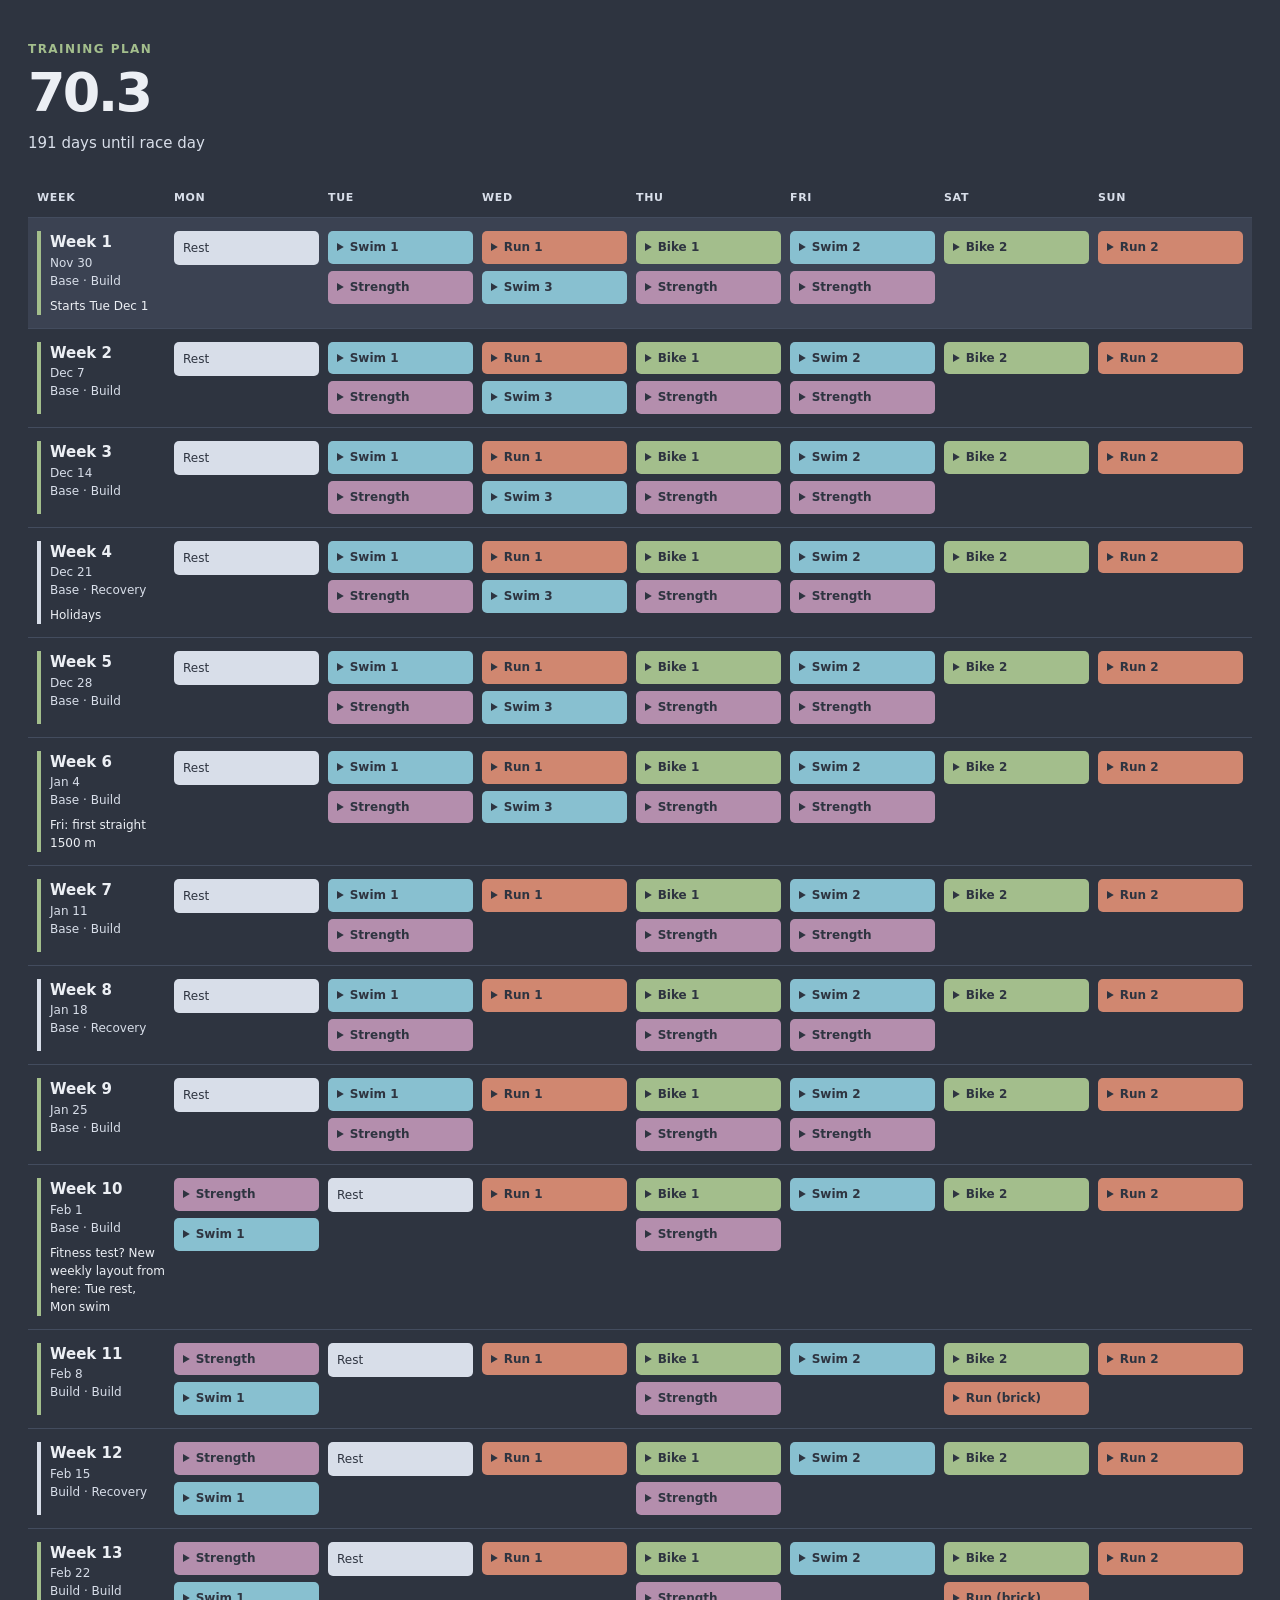
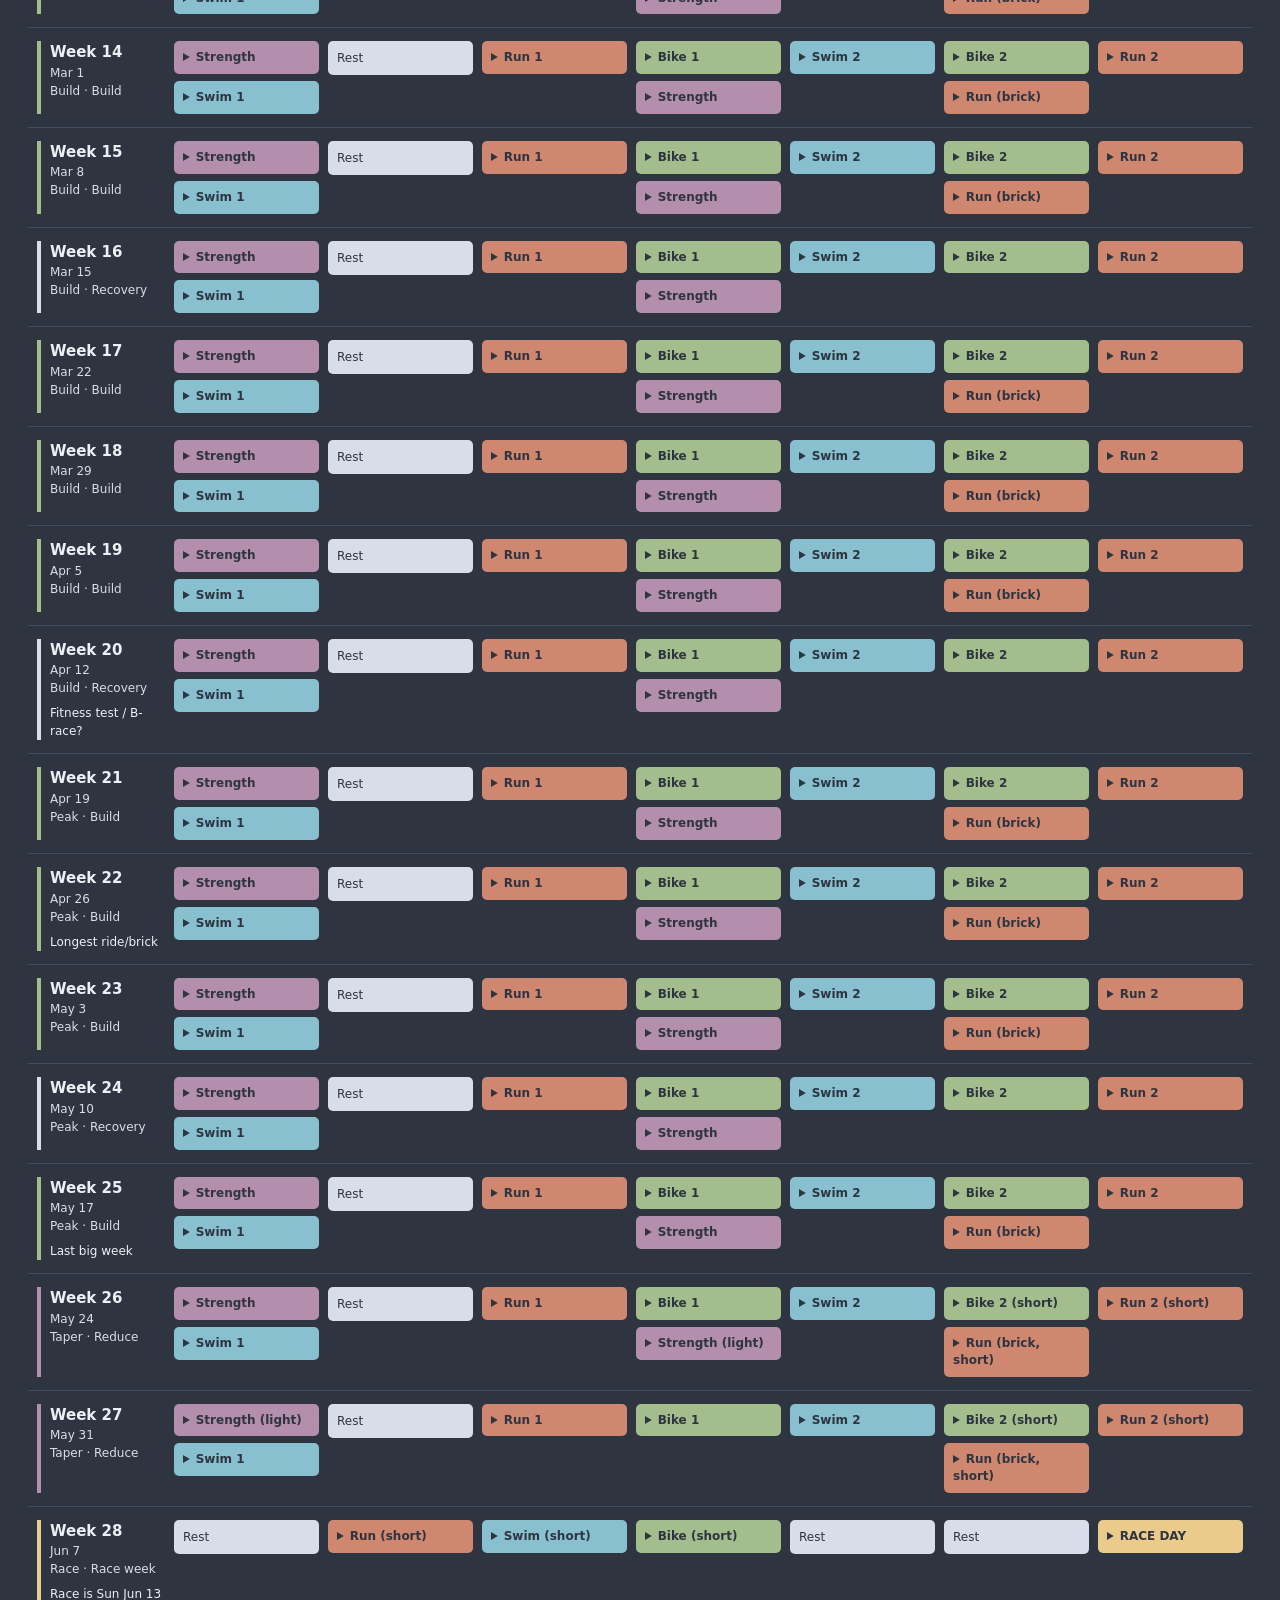
<file: triathlon/index.html>
<!doctype html>
<html lang="en">
<head>
  <meta charset="utf-8">
  <meta name="viewport" content="width=device-width, initial-scale=1">
  <meta name="theme-color" content="#2E3440">
  <title>70.3 Training Plan</title>
  <link rel="stylesheet" href="styles.css">
  <script src="app.js" defer></script>
</head>
<body>
  <main class="page">
    <header class="page-header">
      <p class="eyebrow">Training plan</p>
      <h1>70.3</h1>
      <p class="summary" id="summary"></p>
    </header>

    <div class="plan-scroll">
      <div class="weekdays" aria-hidden="true">
        <span>Week</span>
        <span>Mon</span><span>Tue</span><span>Wed</span>
        <span>Thu</span><span>Fri</span><span>Sat</span><span>Sun</span>
      </div>
      <div id="plan"></div>
    </div>

  </main>
</body>
</html>
</file>
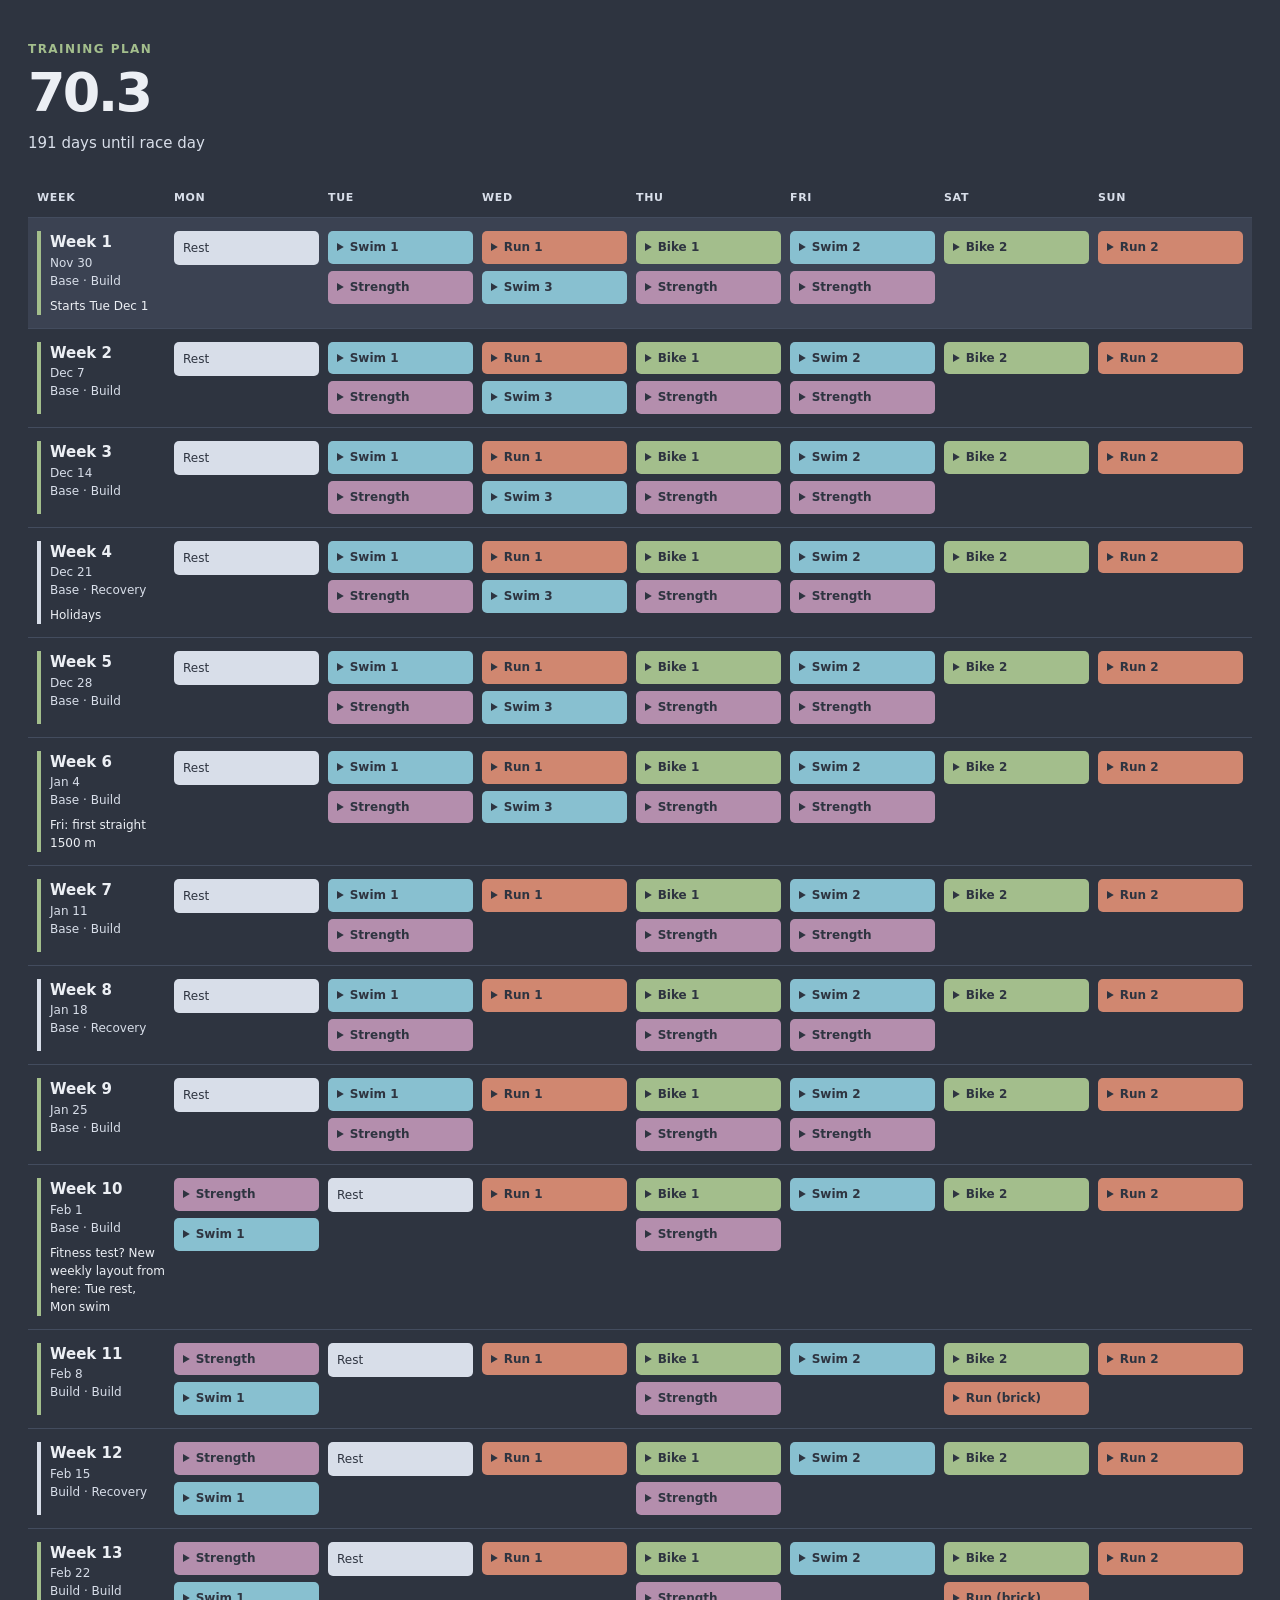
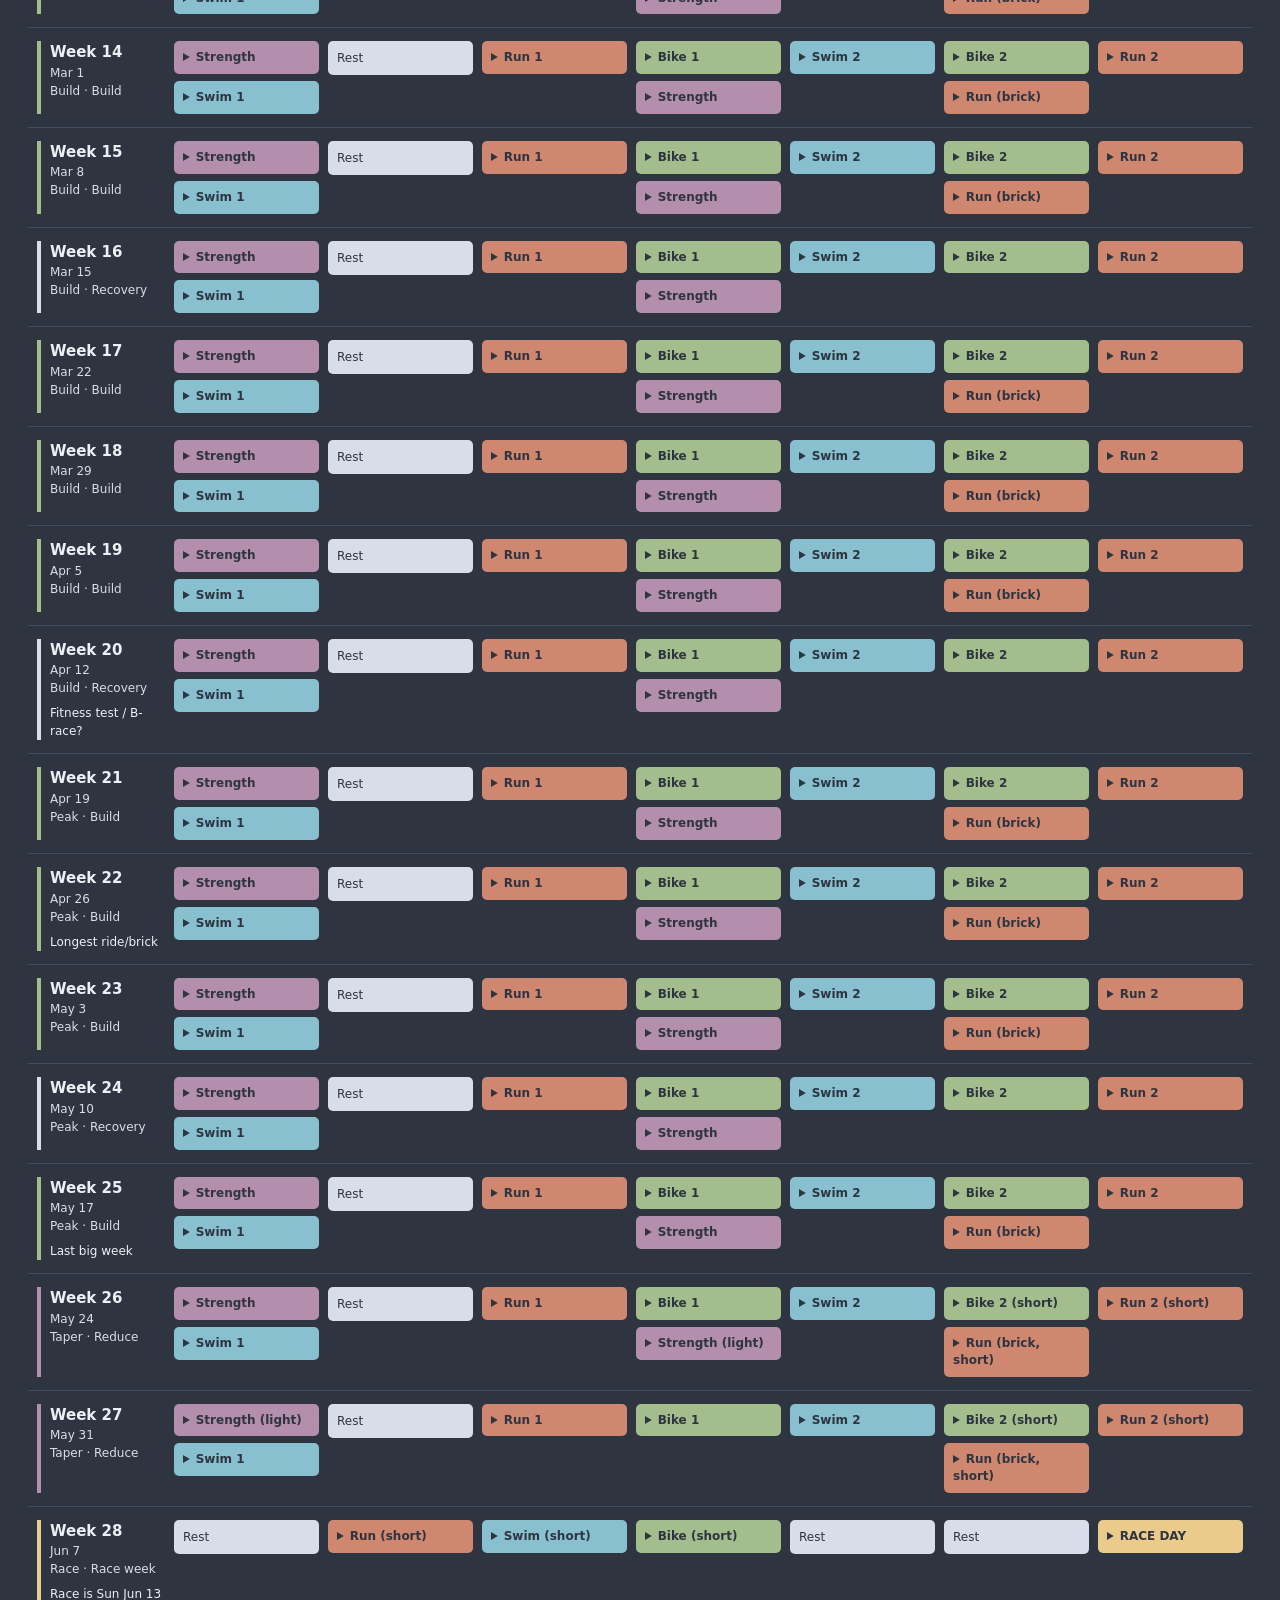
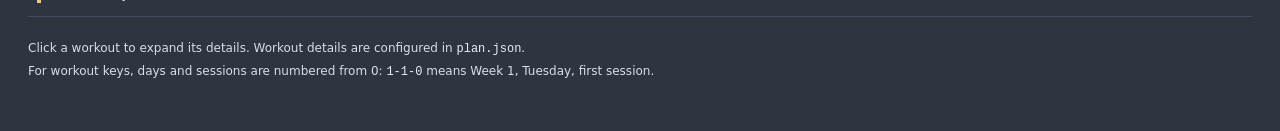
<file: triathlon/triathlon.html>
<!doctype html>
<html lang="en">
<head>
  <meta charset="utf-8">
  <meta name="viewport" content="width=device-width, initial-scale=1">
  <meta name="theme-color" content="#2E3440">
  <title>70.3 Training Plan</title>
  <link rel="stylesheet" href="styles.css">
  <script src="app.js" defer></script>
</head>
<body>
  <main class="page">
    <header class="page-header">
      <p class="eyebrow">Training plan</p>
      <h1>70.3</h1>
      <p class="summary" id="summary"></p>
    </header>

    <div class="plan-scroll">
      <div class="weekdays" aria-hidden="true">
        <span>Week</span>
        <span>Mon</span><span>Tue</span><span>Wed</span>
        <span>Thu</span><span>Fri</span><span>Sat</span><span>Sun</span>
      </div>
      <div id="plan"></div>
    </div>

    <footer>
      <p>Click a workout to expand its details. Workout details are configured in <code>plan.json</code>.</p>
      <p>For workout keys, days and sessions are numbered from 0: <code>1-1-0</code> means Week 1, Tuesday, first session.</p>
    </footer>
  </main>
</body>
</html>
</file>
<file: triathlon/styles.css>
:root {
  color-scheme: dark;

  /* Dark Nord page colours */
  --bg: #2E3440;
  --ink: #ECEFF4;
  --muted: #D8DEE9;
  --line: #434C5E;
  --current-week: #3B4252;

  /* Nord colours for week-load indicators */
  --week-build: #A3BE8C;
  --week-recovery: #D8DEE9;
  --week-taper: #B48EAD;
  --week-race: #EBCB8B;

  /* Official Nord session colours */
  --swim: #88C0D0;
  --bike: #A3BE8C;
  --run: #D08770;
  --strength: #B48EAD;
  --rest: #D8DEE9;
  --race: #EBCB8B;

  font-family: "IBM Plex Sans", system-ui, -apple-system, "Segoe UI", sans-serif;
}

* {
  box-sizing: border-box;
}

body {
  margin: 0;
  background: var(--bg);
  color: var(--ink);
  font-size: 14px;
  line-height: 1.5;
}

.page {
  width: min(1360px, 100%);
  margin-inline: auto;
  padding: 40px 28px 48px;
}

.page-header {
  margin-bottom: 24px;
}

.eyebrow {
  margin: 0 0 8px;
  color: var(--week-build);
  font-size: 12px;
  font-weight: 700;
  letter-spacing: .12em;
  text-transform: uppercase;
}

h1 {
  margin: 0;
  font-size: clamp(38px, 6vw, 54px);
  letter-spacing: -.05em;
  line-height: 1;
}

.summary {
  margin: 12px 0 0;
  color: var(--muted);
  font-size: 15px;
}

.legend {
  display: flex;
  flex-wrap: wrap;
  gap: 10px 18px;
  padding: 14px 0;
  border-top: 1px solid var(--line);
  border-bottom: 1px solid var(--line);
}

.session-legend {
  border-top: 0;
  padding-top: 12px;
}

.legend span {
  display: inline-flex;
  align-items: center;
  gap: 7px;
  color: var(--muted);
  font-size: 13px;
}

.swatch {
  width: 10px;
  height: 10px;
  border-radius: 3px;
}

.swatch.week-build { background: var(--week-build); }
.swatch.week-recovery { background: var(--week-recovery); }
.swatch.week-taper { background: var(--week-taper); }
.swatch.week-race { background: var(--week-race); }

.swatch.swim { background: var(--swim); }
.swatch.bike { background: var(--bike); }
.swatch.run { background: var(--run); }
.swatch.strength { background: var(--strength); }
.swatch.rest { background: var(--rest); }
.swatch.race { background: var(--race); }

.plan-scroll {
  margin-top: 8px;
}

.weekdays,
.week-row {
  display: grid;
  grid-template-columns: 128px repeat(7, minmax(0, 1fr));
  gap: 9px;
}

.weekdays {
  position: sticky;
  top: 0;
  z-index: 1;
  padding: 11px 9px;
  border-bottom: 1px solid var(--line);
  background: var(--bg);
  color: var(--muted);
  font-size: 11px;
  font-weight: 700;
  letter-spacing: .06em;
  text-transform: uppercase;
}

.week-row {
  /* Keeps a week clear of the sticky weekday header when scrolled into view.
     The header is about 40px tall: 11px padding x2, one 11px line, 1px border. */
  scroll-margin-top: 40px;
  padding: 13px 9px;
  border-bottom: 1px solid var(--line);
}

.week-row.current {
  background: var(--current-week);
}

.week-meta {
  min-width: 0;
  padding-left: 9px;
  border-left: 4px solid var(--week-colour, var(--line));
}

.week-number {
  display: block;
  font-size: 15px;
  font-weight: 750;
}

.week-date,
.week-phase {
  display: block;
  color: var(--muted);
  font-size: 12px;
}

.week-note {
  display: block;
  margin-top: 7px;
  color: var(--ink);
  font-size: 12px;
  font-style: normal;
}

.day {
  min-width: 0;
}

.day-name {
  display: none;
}

/* Session cards retain Nord colours, with dark text for contrast. */
.session {
  display: block;
  margin-bottom: 7px;
  padding: 8px 9px;
  border: 0;
  border-radius: 5px;
  color: #2E3440;
  font-size: 12px;
}

.session:last-child {
  margin-bottom: 0;
}

.session.swim { background: var(--swim); }
.session.bike { background: var(--bike); }
.session.run { background: var(--run); }
.session.strength { background: var(--strength); }
.session.rest { background: var(--rest); }
.session.race { background: var(--race); }

details.session {
  cursor: pointer;
}

.session summary {
  font-weight: 700;
  line-height: 1.4;
  cursor: pointer;
}

.session summary:focus-visible {
  outline: 2px solid #81A1C1;
  outline-offset: 3px;
}

.session-details {
  margin-top: 8px;
  padding-top: 7px;
  border-top: 1px solid rgb(46 52 64 / 25%);
  font-size: 11px;
  white-space: pre-wrap;
}

.detail {
  margin: 3px 0;
}

.detail strong {
  font-weight: 700;
}

.no-details {
  margin: 3px 0;
  font-style: italic;
}

footer {
  margin-top: 22px;
  color: var(--muted);
  font-size: 12px;
}

footer p {
  margin: 4px 0;
}

code {
  color: var(--ink);
}

@media (max-width: 1050px) and (min-width: 701px) {
  .plan-scroll {
    overflow-x: auto;
  }

  .weekdays,
  .week-row {
    min-width: 960px;
  }
}

@media (max-width: 700px) {
  .page {
    padding: 30px 16px 38px;
  }

  .weekdays {
    display: none;
  }

  .week-row {
    /* The weekday header is hidden here, so only leave a small gap. */
    scroll-margin-top: 12px;
    grid-template-columns: 1fr;
    gap: 10px;
    margin-bottom: 14px;
    padding: 13px;
    border: 1px solid var(--line);
    border-radius: 8px;
    background: #333A47;
  }

  .week-row.current {
    background: var(--current-week);
  }

  .week-meta {
    display: grid;
    grid-template-columns: auto auto 1fr;
    align-items: baseline;
    gap: 5px 9px;
  }

  .week-note {
    grid-column: 1 / -1;
    margin-top: 0;
  }

  .day {
    display: grid;
    grid-template-columns: 48px minmax(0, 1fr);
    gap: 8px;
    align-items: start;
    padding-top: 8px;
    border-top: 1px solid var(--line);
  }

  .day-name {
    display: block;
    padding-top: 7px;
    color: var(--muted);
    font-size: 12px;
    font-weight: 650;
  }

}
</file>
